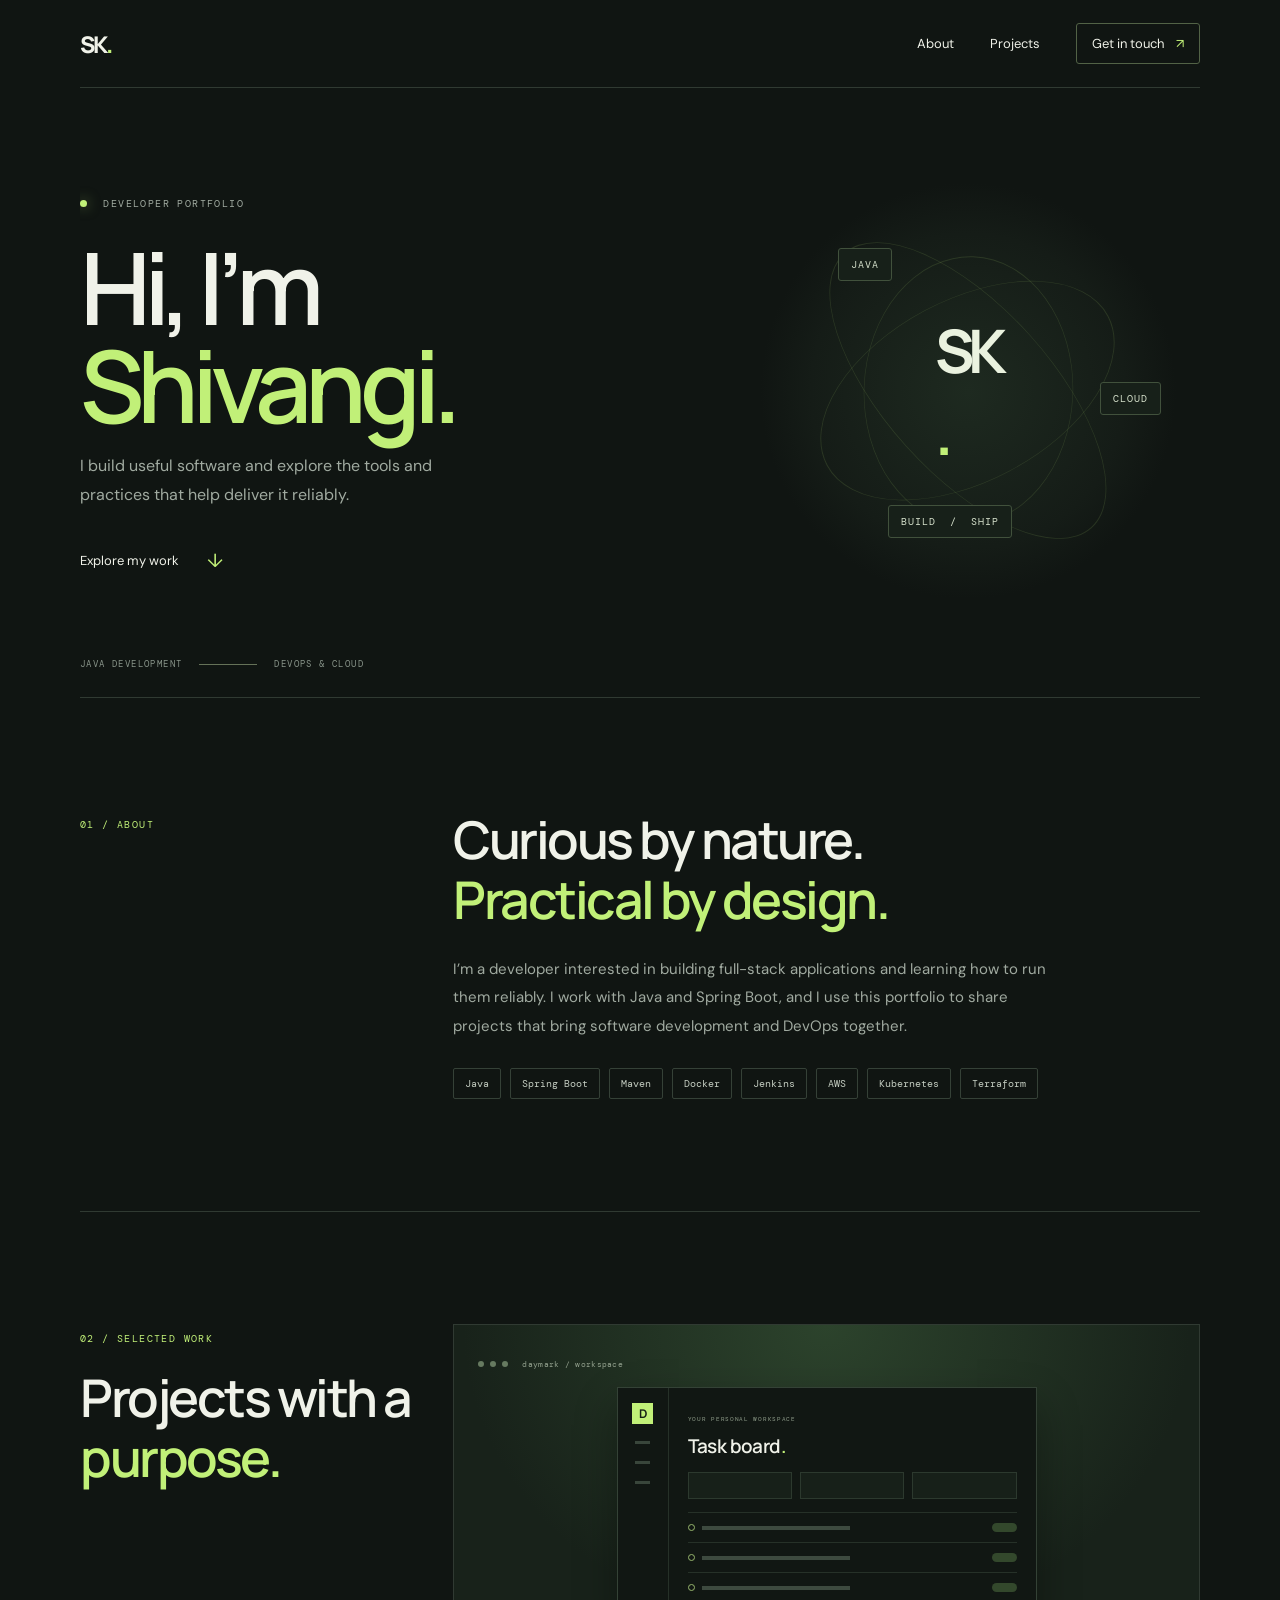
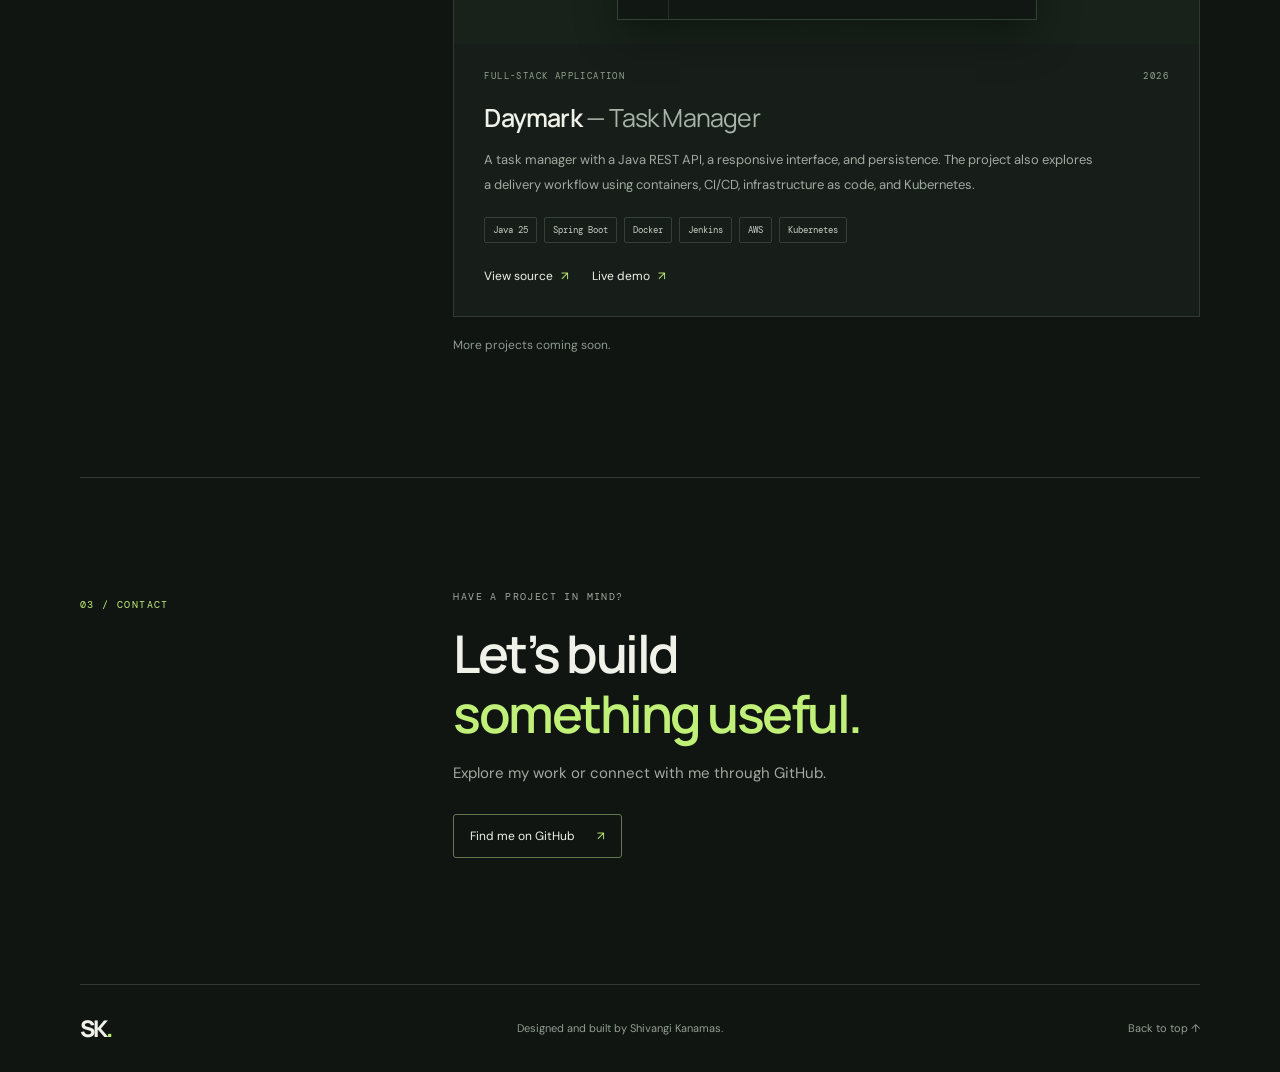
<file: portfolio/index.html>
<!doctype html>
<html lang="en">
  <head>
    <meta charset="utf-8">
    <meta name="viewport" content="width=device-width, initial-scale=1">
    <meta name="theme-color" content="#101512">
    <meta name="description" content="Shivangi Kanamas's portfolio: Java development, DevOps, and cloud-ready projects.">
    <title>Shivangi Kanamas — Developer Portfolio</title>
    <link rel="stylesheet" href="styles.css">
  </head>
  <body>
    <header class="site-header">
      <a class="wordmark" href="#home" aria-label="Shivangi Kanamas home">SK<span>.</span></a>
      <nav aria-label="Main navigation">
        <a href="#about">About</a>
        <a href="#work">Projects</a>
        <a class="nav-contact" href="#contact">Get in touch <span aria-hidden="true">↗</span></a>
      </nav>
    </header>

    <main>
      <section class="hero" id="home">
        <div class="hero-copy">
          <p class="eyebrow"><span class="status-dot" aria-hidden="true"></span> DEVELOPER PORTFOLIO</p>
          <h1>Hi, I’m<br><span>Shivangi.</span></h1>
          <p class="hero-summary">I build useful software and explore the tools and practices that help deliver it reliably.</p>
          <a class="text-link" href="#work">Explore my work <span aria-hidden="true">↓</span></a>
        </div>
        <div class="hero-art" aria-hidden="true">
          <div class="orbit orbit-one"></div>
          <div class="orbit orbit-two"></div>
          <div class="orbit orbit-three"></div>
          <div class="art-center">SK<span>.</span></div>
          <span class="art-tag tag-java">JAVA</span>
          <span class="art-tag tag-cloud">CLOUD</span>
          <span class="art-tag tag-build">BUILD&nbsp; / &nbsp;SHIP</span>
        </div>
        <div class="hero-bottom">
          <span>JAVA DEVELOPMENT</span>
          <span class="bottom-line" aria-hidden="true"></span>
          <span>DEVOPS &amp; CLOUD</span>
        </div>
      </section>

      <section class="about section-wrap" id="about">
        <p class="section-index">01 / ABOUT</p>
        <div class="about-content">
          <h2>Curious by nature.<br><span>Practical by design.</span></h2>
          <p>I’m a developer interested in building full-stack applications and learning how to run them reliably. I work with Java and Spring Boot, and I use this portfolio to share projects that bring software development and DevOps together.</p>
          <div class="skill-list" aria-label="Technologies">
            <span>Java</span><span>Spring Boot</span><span>Maven</span><span>Docker</span><span>Jenkins</span><span>AWS</span><span>Kubernetes</span><span>Terraform</span>
          </div>
        </div>
      </section>

      <section class="work section-wrap" id="work">
        <div class="work-heading">
          <p class="section-index">02 / SELECTED WORK</p>
          <h2>Projects with a<br><span>purpose.</span></h2>
        </div>
        <article class="project-card">
          <div class="project-visual" aria-label="Daymark task manager project illustration">
            <div class="window-bar"><i></i><i></i><i></i><span>daymark / workspace</span></div>
            <div class="mock-board">
              <div class="mock-sidebar"><b>D</b><span></span><span></span><span></span></div>
              <div class="mock-content">
                <small>YOUR PERSONAL WORKSPACE</small>
                <strong>Task board<span>.</span></strong>
                <div class="mock-stats"><i></i><i></i><i></i></div>
                <div class="mock-task"><b></b><span></span><em></em></div>
                <div class="mock-task"><b></b><span></span><em></em></div>
                <div class="mock-task"><b></b><span></span><em></em></div>
              </div>
            </div>
          </div>
          <div class="project-info">
            <div class="project-meta"><span>FULL-STACK APPLICATION</span><span>2026</span></div>
            <h3>Daymark <span>— Task Manager</span></h3>
            <p>A task manager with a Java REST API, a responsive interface, and persistence. The project also explores a delivery workflow using containers, CI/CD, infrastructure as code, and Kubernetes.</p>
            <div class="project-tags"><span>Java 25</span><span>Spring Boot</span><span>Docker</span><span>Jenkins</span><span>AWS</span><span>Kubernetes</span></div>
            <div class="project-links">
              <a href="https://github.com/shivangikanamas/Devops-Project" target="_blank" rel="noreferrer">View source <span aria-hidden="true">↗</span></a>
              <a href="https://shivangikanamas.github.io/Devops-Project/" target="_blank" rel="noreferrer">Live demo <span aria-hidden="true">↗</span></a>
            </div>
          </div>
        </article>
        <p class="more-note">More projects coming soon.</p>
      </section>

      <section class="contact section-wrap" id="contact">
        <p class="section-index">03 / CONTACT</p>
        <div class="contact-content">
          <p class="eyebrow">HAVE A PROJECT IN MIND?</p>
          <h2>Let’s build<br><span>something useful.</span></h2>
          <p>Explore my work or connect with me through GitHub.</p>
          <a class="contact-button" href="https://github.com/shivangikanamas" target="_blank" rel="noreferrer">Find me on GitHub <span aria-hidden="true">↗</span></a>
        </div>
      </section>
    </main>

    <footer class="site-footer">
      <a class="wordmark" href="#home">SK<span>.</span></a>
      <p>Designed and built by Shivangi Kanamas.</p>
      <a href="#home">Back to top ↑</a>
    </footer>
  </body>
</html>
</file>
<file: portfolio/styles.css>
@import url('https://fonts.googleapis.com/css2?family=DM+Mono:wght@400;500&family=DM+Sans:wght@400;500;600;700&family=Manrope:wght@400;500;600;700;800&display=swap');

:root {
  color-scheme: dark;
  --background: #101512;
  --surface: #171e19;
  --surface-light: #202a23;
  --text: #f0f2e9;
  --muted: #a0aaa0;
  --accent: #c1f078;
  --line: #303a32;
  --mono: "DM Mono", "Courier New", monospace;
  --sans: "DM Sans", Arial, sans-serif;
  --display: "Manrope", "DM Sans", Arial, sans-serif;
}

* {
  box-sizing: border-box;
}

html {
  scroll-behavior: smooth;
}

body {
  margin: 0;
  background: var(--background);
  color: var(--text);
  font-family: var(--sans);
  -webkit-font-smoothing: antialiased;
}

a {
  color: inherit;
}

.site-header,
.site-footer {
  width: min(1120px, calc(100% - 64px));
  margin: 0 auto;
  display: flex;
  align-items: center;
  justify-content: space-between;
}

.site-header {
  height: 88px;
  border-bottom: 1px solid var(--line);
}

.wordmark {
  color: var(--text);
  font: 800 23px var(--display);
  letter-spacing: -2px;
  text-decoration: none;
}

.wordmark span,
.art-center span,
.mock-content strong span {
  color: var(--accent);
}

.site-header nav {
  display: flex;
  align-items: center;
  gap: 36px;
  font-size: 13px;
}

.site-header nav a,
.site-footer > a:last-child {
  text-decoration: none;
}

.site-header nav a:hover,
.site-footer > a:last-child:hover {
  color: var(--accent);
}

.site-header .nav-contact {
  border: 1px solid #526246;
  border-radius: 3px;
  padding: 11px 15px;
}

.nav-contact span {
  color: var(--accent);
  margin-left: 9px;
}

.hero,
.section-wrap,
.site-footer {
  width: min(1120px, calc(100% - 64px));
  margin-right: auto;
  margin-left: auto;
}

.hero {
  position: relative;
  min-height: 610px;
  display: grid;
  grid-template-columns: 1fr 1fr;
  align-items: center;
  border-bottom: 1px solid var(--line);
  overflow: hidden;
}

.hero-copy {
  position: relative;
  z-index: 1;
  padding-bottom: 25px;
}

.eyebrow,
.section-index,
.hero-bottom,
.project-meta,
.window-bar,
.mock-content small {
  font-family: var(--mono);
  font-size: 10px;
  letter-spacing: 1.4px;
}

.eyebrow {
  color: var(--muted);
}

.status-dot {
  display: inline-block;
  width: 7px;
  height: 7px;
  margin-right: 9px;
  border-radius: 50%;
  background: var(--accent);
  box-shadow: 0 0 13px #c1f07880;
}

.hero h1 {
  margin: 28px 0 18px;
  font: 600 clamp(64px, 8vw, 100px)/.98 var(--display);
  letter-spacing: -7px;
}

.hero h1 span,
.about h2 span,
.work h2 span,
.contact h2 span {
  color: var(--accent);
}

.hero-summary {
  max-width: 390px;
  color: var(--muted);
  font-size: 16px;
  line-height: 1.8;
}

.text-link {
  display: inline-flex;
  align-items: center;
  gap: 28px;
  margin-top: 23px;
  color: var(--text);
  font-size: 13px;
  text-decoration: none;
}

.text-link span {
  color: var(--accent);
  font-size: 19px;
}

.hero-art {
  position: relative;
  width: min(420px, 100%);
  aspect-ratio: 1;
  justify-self: end;
  margin: -4px 22px 0 0;
  border-radius: 50%;
  background: radial-gradient(circle, #1e2a20 0, #151c17 53%, transparent 70%);
}

.orbit {
  position: absolute;
  inset: 12%;
  border: 1px solid #c1f07820;
  border-radius: 50%;
  transform: rotate(-28deg) scaleY(.57);
}

.orbit-two {
  inset: 18% 6%;
  transform: rotate(48deg) scaleY(.62);
}

.orbit-three {
  inset: 7% 18%;
  transform: rotate(92deg) scaleY(.58);
}

.art-center {
  position: absolute;
  inset: 0;
  display: grid;
  place-content: center;
  color: #eaf2df;
  font: 700 60px var(--display);
  letter-spacing: -6px;
}

.art-tag {
  position: absolute;
  border: 1px solid #41513c;
  border-radius: 3px;
  background: #172019;
  color: #d5e0cb;
  padding: 9px 12px;
  font: 10px var(--mono);
  letter-spacing: 1px;
}

.tag-java {
  top: 16%;
  left: 19%;
}

.tag-cloud {
  right: 4%;
  top: 48%;
}

.tag-build {
  bottom: 15%;
  left: 31%;
}

.hero-bottom {
  position: absolute;
  right: 0;
  bottom: 27px;
  left: 0;
  display: flex;
  align-items: center;
  gap: 17px;
  color: #89958a;
  font-size: 9px;
}

.bottom-line {
  width: 58px;
  height: 1px;
  background: #657258;
}

.about,
.work,
.contact {
  display: grid;
  grid-template-columns: 1fr 2fr;
  padding: 112px 0;
  border-bottom: 1px solid var(--line);
}

.section-index {
  margin: 8px 0 0;
  color: var(--accent);
}

.about h2,
.work h2,
.contact h2 {
  margin: 0;
  font: 600 clamp(36px, 5vw, 52px)/1.16 var(--display);
  letter-spacing: -2.5px;
}

.about-content > p,
.project-info > p,
.contact-content > p:not(.eyebrow) {
  max-width: 610px;
  margin: 24px 0 0;
  color: var(--muted);
  font-size: 15px;
  line-height: 1.9;
}

.skill-list,
.project-tags {
  display: flex;
  flex-wrap: wrap;
  gap: 9px;
  margin-top: 28px;
}

.skill-list span,
.project-tags span {
  border: 1px solid #354137;
  border-radius: 2px;
  color: #c5cec2;
  padding: 8px 11px;
  font: 10px var(--mono);
}

.work {
  grid-template-columns: 1fr 2fr;
  row-gap: 48px;
}

.work-heading h2 {
  margin-top: 23px;
}

.project-card {
  grid-column: 2;
  overflow: hidden;
  border: 1px solid var(--line);
  background: var(--surface);
}

.project-visual {
  min-height: 290px;
  padding: 24px;
  background:
    radial-gradient(ellipse at 50% 0%, #2c432c 0, transparent 69%),
    #18221a;
}

.window-bar {
  display: flex;
  align-items: center;
  gap: 6px;
  height: 30px;
  color: #93a18e;
  font-size: 8px;
  letter-spacing: .3px;
}

.window-bar i {
  width: 6px;
  height: 6px;
  border-radius: 50%;
  background: #667a60;
}

.window-bar span {
  margin-left: 8px;
}

.mock-board {
  display: flex;
  width: min(420px, 100%);
  min-height: 218px;
  margin: 8px auto 0;
  border: 1px solid #344236;
  background: #111713;
  box-shadow: 0 18px 40px #0005;
}

.mock-sidebar {
  display: flex;
  width: 51px;
  flex: 0 0 51px;
  align-items: center;
  flex-direction: column;
  gap: 17px;
  padding: 15px 8px;
  border-right: 1px solid #263128;
}

.mock-sidebar b {
  display: grid;
  width: 21px;
  height: 21px;
  place-items: center;
  background: var(--accent);
  color: #152014;
  font: 700 12px var(--display);
}

.mock-sidebar span {
  width: 15px;
  height: 3px;
  background: #39463b;
}

.mock-content {
  flex: 1;
  padding: 17px 19px;
}

.mock-content small {
  color: #93a18e;
  font-size: 6px;
  letter-spacing: .7px;
}

.mock-content strong {
  display: block;
  margin-top: 7px;
  font: 600 19px var(--display);
  letter-spacing: -.6px;
}

.mock-stats {
  display: flex;
  gap: 8px;
  margin: 13px 0;
}

.mock-stats i {
  width: 33%;
  height: 27px;
  border: 1px solid #2c392e;
  background: #172019;
}

.mock-task {
  display: flex;
  height: 30px;
  align-items: center;
  gap: 7px;
  border-top: 1px solid #263128;
}

.mock-task b {
  width: 7px;
  height: 7px;
  border: 1px solid #97b66d;
  border-radius: 50%;
}

.mock-task span {
  width: 45%;
  height: 4px;
  background: #3d4a3f;
}

.mock-task em {
  width: 25px;
  height: 9px;
  margin-left: auto;
  border-radius: 8px;
  background: #33482c;
}

.project-info {
  padding: 26px 30px 32px;
}

.project-meta {
  display: flex;
  justify-content: space-between;
  color: #95a28f;
  font-size: 9px;
}

.project-info h3 {
  margin: 18px 0 0;
  font: 600 25px var(--display);
  letter-spacing: -.8px;
}

.project-info h3 span {
  color: #a9b4a8;
  font-weight: 400;
}

.project-info > p {
  margin-top: 13px;
  font-size: 13px;
}

.project-tags {
  gap: 7px;
  margin-top: 19px;
}

.project-tags span {
  padding: 6px 8px;
  font-size: 9px;
}

.project-links {
  display: flex;
  gap: 23px;
  margin-top: 25px;
}

.project-links a {
  color: var(--text);
  font-size: 12px;
  text-decoration: none;
}

.project-links a span {
  color: var(--accent);
  margin-left: 5px;
}

.project-links a:hover {
  color: var(--accent);
}

.more-note {
  grid-column: 2;
  margin: -28px 0 0;
  color: #8d998e;
  font-size: 12px;
}

.contact {
  padding-bottom: 126px;
  border-bottom: 0;
}

.contact-content .eyebrow {
  margin: 0 0 21px;
}

.contact-content > p:not(.eyebrow) {
  margin-top: 15px;
}

.contact-button {
  display: inline-flex;
  align-items: center;
  gap: 22px;
  margin-top: 26px;
  border: 1px solid #63784f;
  border-radius: 3px;
  padding: 13px 16px;
  font-size: 12px;
  text-decoration: none;
}

.contact-button span {
  color: var(--accent);
}

.contact-button:hover {
  background: #192219;
}

.site-footer {
  min-height: 88px;
  border-top: 1px solid var(--line);
  color: #929e92;
  font-size: 11px;
}

.site-footer .wordmark {
  color: var(--text);
}

.site-footer > a:last-child {
  font-size: 11px;
}

:focus-visible {
  outline: 2px solid var(--accent);
  outline-offset: 4px;
}

@media (max-width: 700px) {
  .site-header,
  .hero,
  .section-wrap,
  .site-footer {
    width: calc(100% - 40px);
  }

  .site-header {
    height: 72px;
  }

  .site-header nav {
    gap: 17px;
    font-size: 12px;
  }

  .site-header .nav-contact {
    padding: 9px 10px;
  }

  .hero {
    min-height: auto;
    grid-template-columns: 1fr;
    padding: 82px 0 90px;
  }

  .hero h1 {
    font-size: clamp(68px, 17vw, 90px);
    letter-spacing: -5px;
  }

  .hero-art {
    width: min(340px, 88%);
    justify-self: center;
    margin: 39px 0 0;
  }

  .hero-bottom {
    bottom: 25px;
    font-size: 8px;
  }

  .about,
  .work,
  .contact {
    grid-template-columns: 1fr;
    gap: 31px;
    padding: 76px 0;
  }

  .section-index {
    margin: 0;
  }

  .project-card,
  .more-note {
    grid-column: 1;
  }

  .work {
    row-gap: 30px;
  }

  .work-heading h2 {
    margin-top: 17px;
  }

  .project-visual {
    min-height: 250px;
    padding: 16px;
  }

  .project-info {
    padding: 23px 20px 27px;
  }

  .more-note {
    margin: -12px 0 0;
  }

  .contact {
    padding-bottom: 85px;
  }

  .site-footer {
    min-height: 76px;
  }

  .site-footer p {
    max-width: 125px;
    text-align: center;
    line-height: 1.5;
  }
}

@media (prefers-reduced-motion: reduce) {
  html {
    scroll-behavior: auto;
  }
}
</file>
